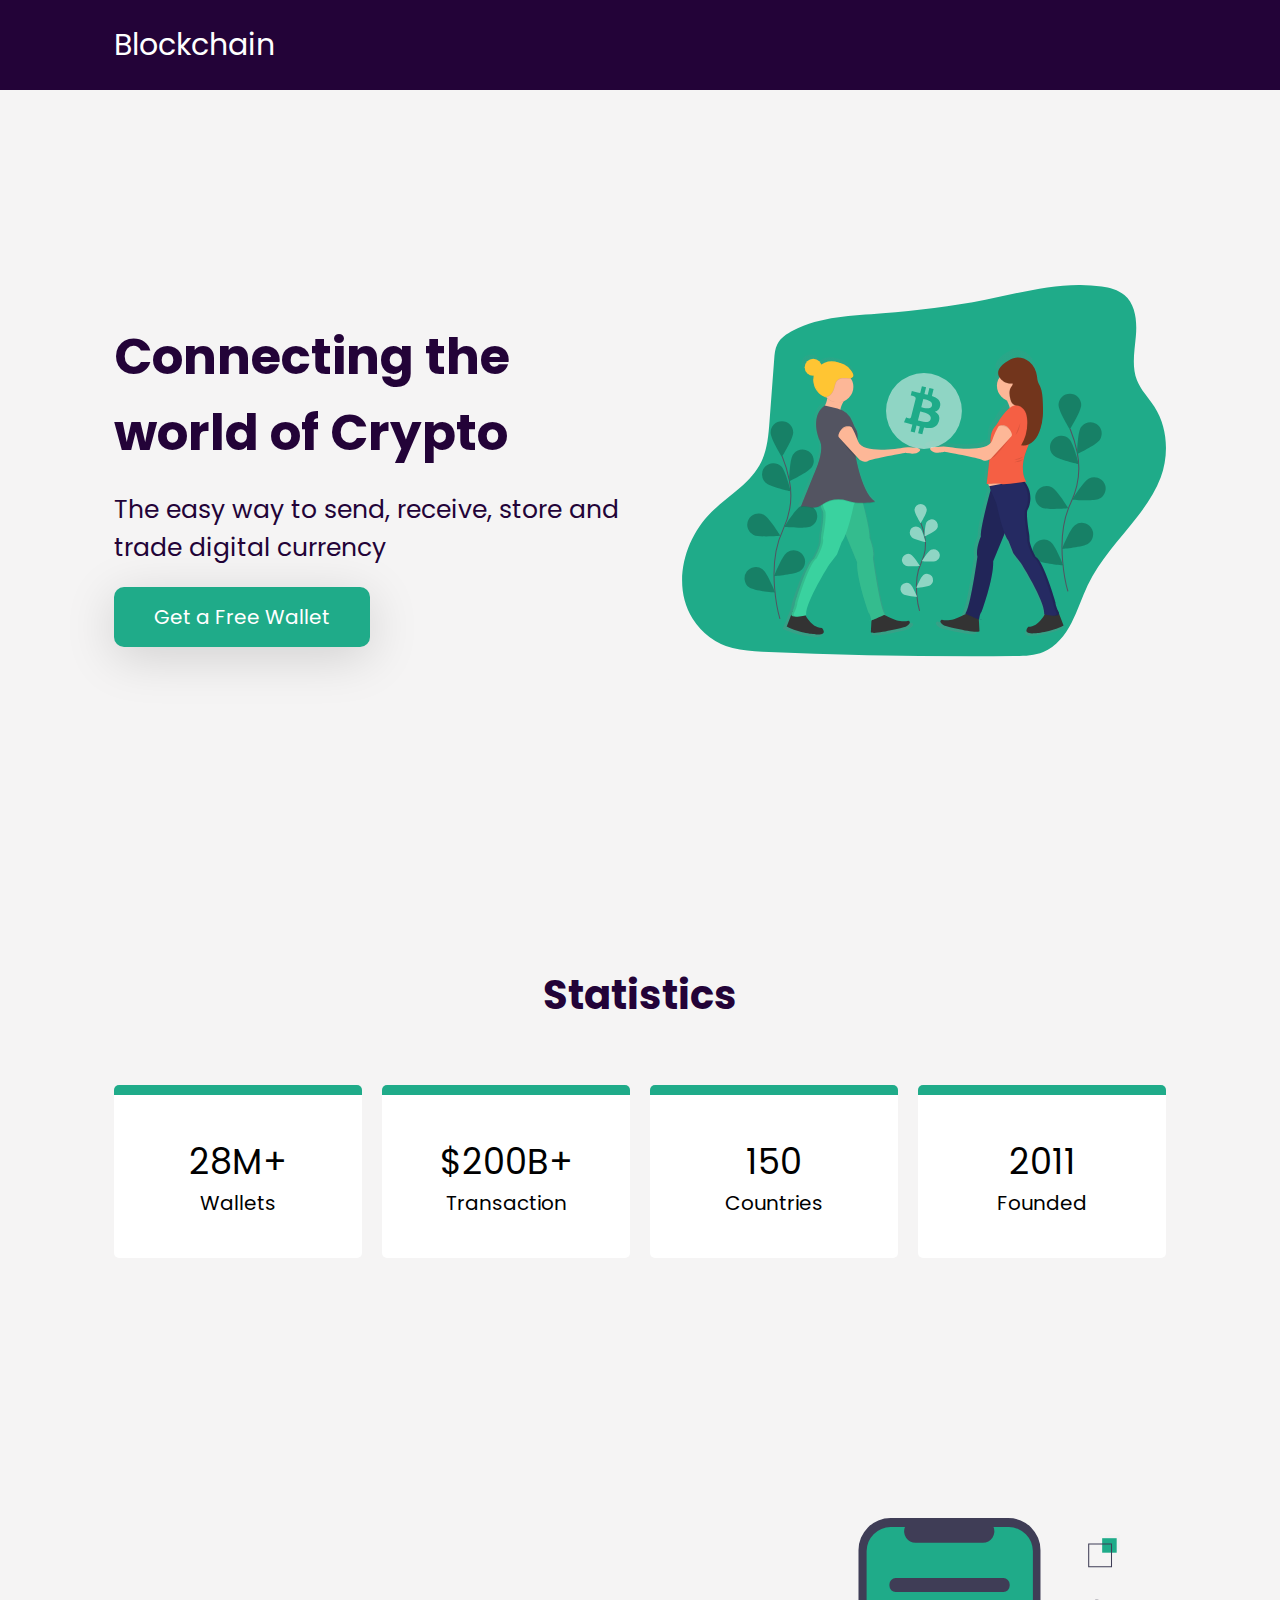
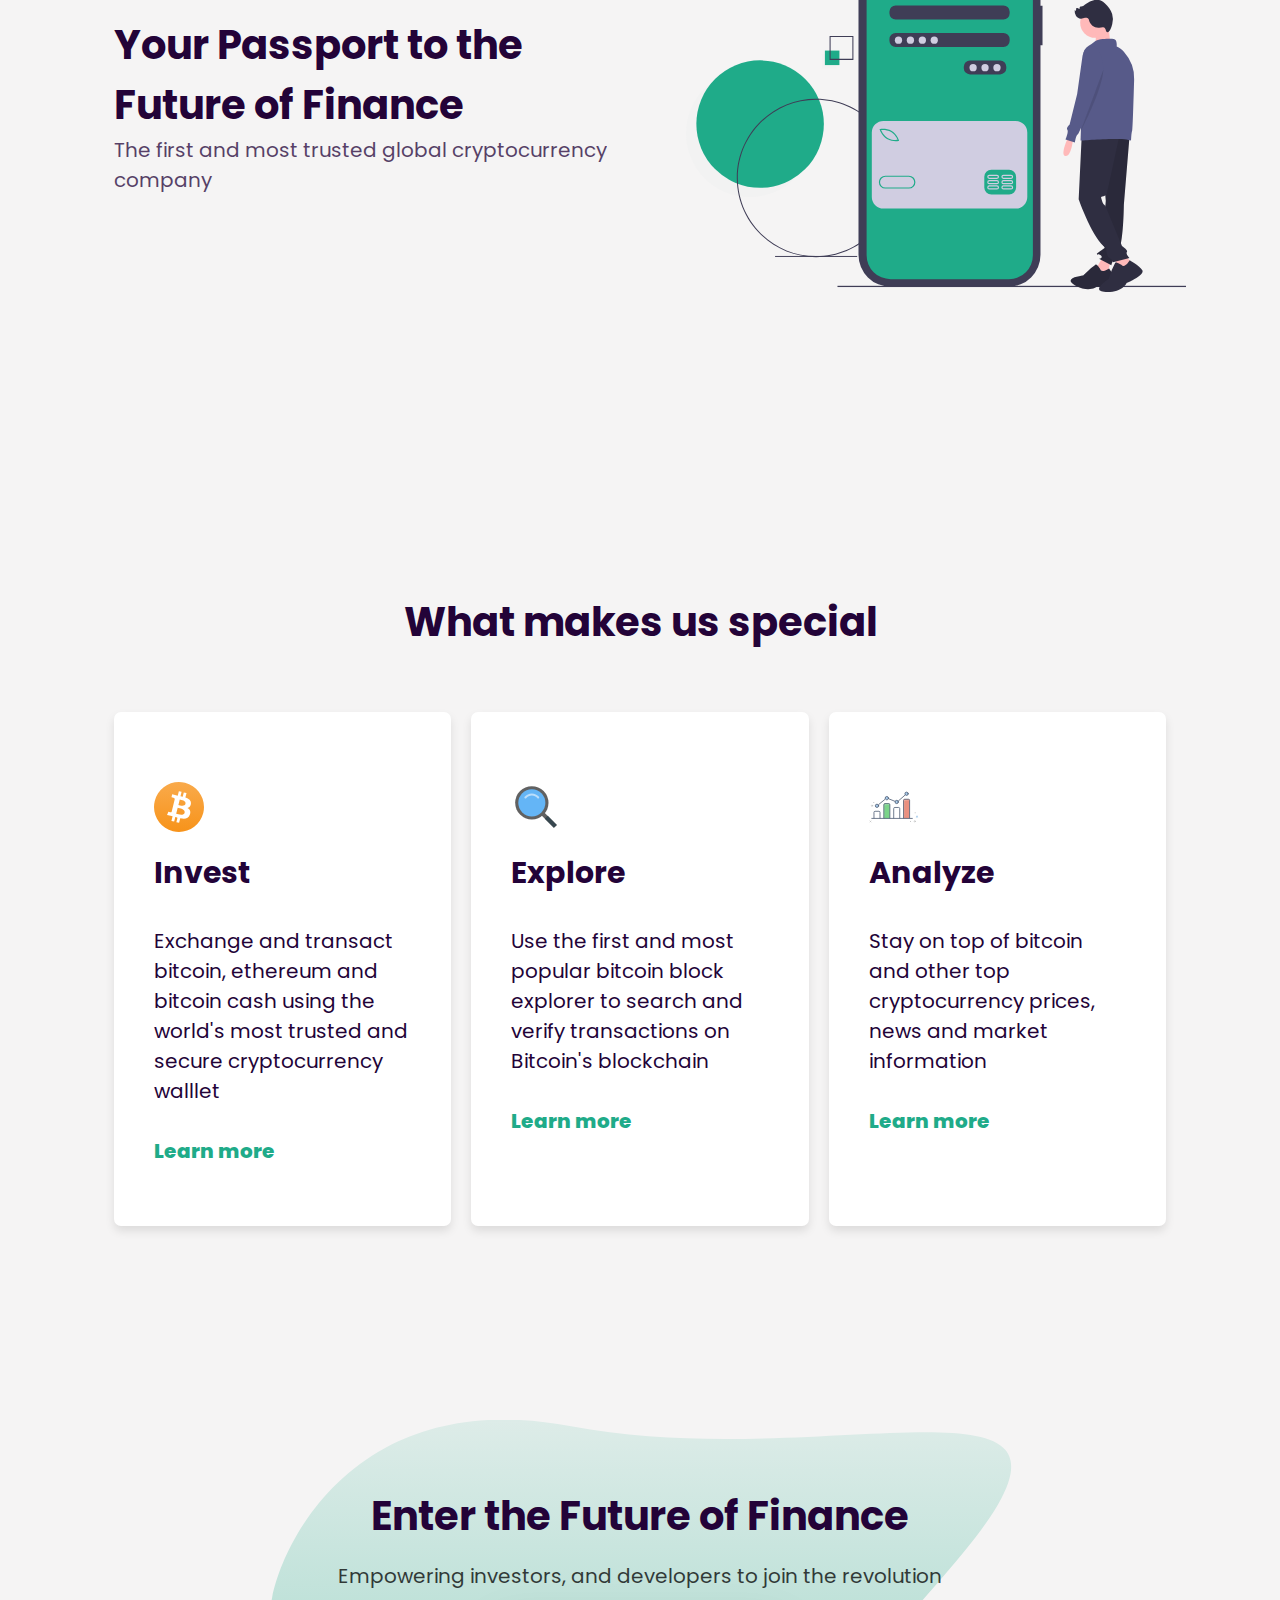
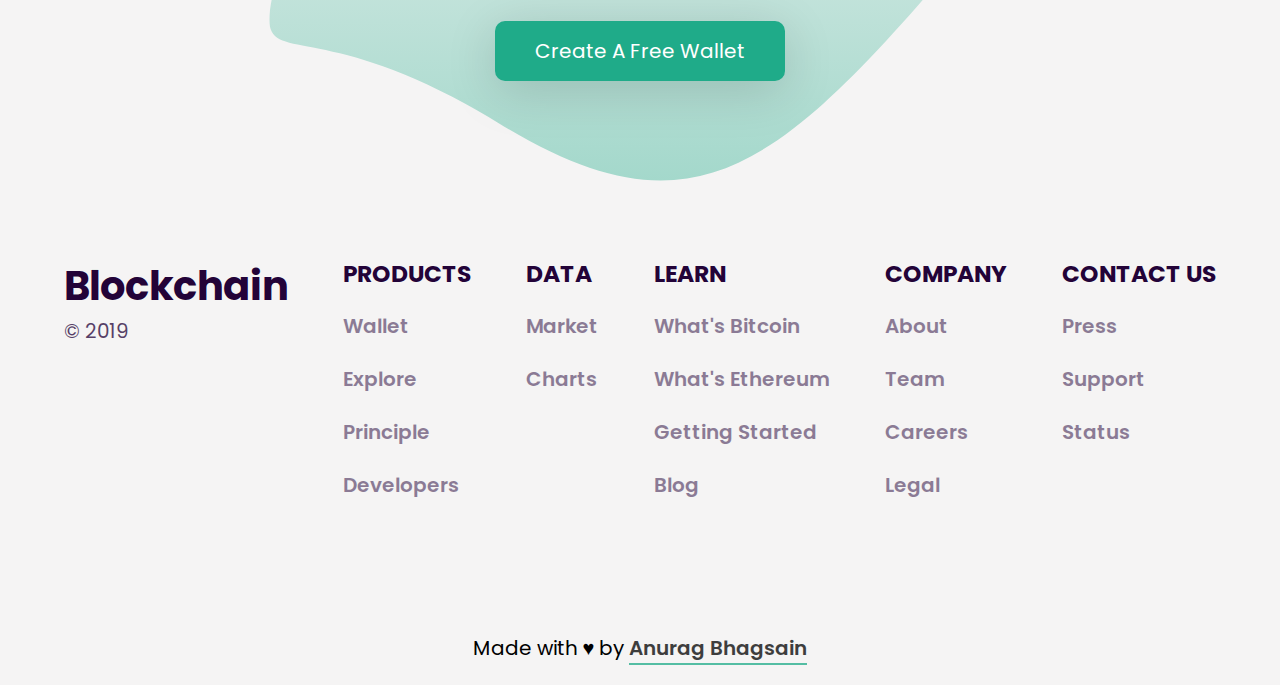
<file: index.html>
<!DOCTYPE html>
<html lang="en">

<head>
    <meta charset="UTF-8">
    <meta name="viewport" content="width=device-width, initial-scale=1.0">
    <meta http-equiv="X-UA-Compatible" content="ie=edge">
    <link rel="stylesheet" href="./styles.css">
    <link href="https://fonts.googleapis.com/css?family=Poppins:400,600&display=swap" rel="stylesheet">
    <link rel="icon" href="./assets/bitcoin.png" />

    <title>Blockchain Landing Page</title>
</head>

<body>
    <nav class="navbar navbar--center">
        <div class="navbar__container">

            <a href="/" class="navbar__brand">Blockchain</a>
        </div>
    </nav>
    <div class="container">

        <div class="hero-section utility--text-center">
            <div class="hero-section__content">
                <div class="hero--content-left">
                    <h1 class="heading"><span>Connecting</span> the world of Crypto</h2>
                        <span class="hero__subheading">The easy way to
                            send, receive, store and
                            trade digital
                            currency</span>
                        <p> <a href="#" class="button button--primary">Get a Free Wallet </a></p>
                </div>
                <div class="hero--content-right">

                    <div class="img-container">
                        <img src="./assets/hero.svg" class="section-2--img" alt="App">
                    </div>
                </div>
            </div>
        </div>
        <div class="stats utility--text-center utility__padding--sm">
            <h2 class="heading--2">Statistics</h2>
            <div class="stats__container">
                <div class="stat__box">
                    <h2>28M+</h2>
                    <span class="stat__box--small">Wallets</span>
                </div>
                <div class="stat__box">
                    <h2>$200B+</h2>
                    <span class="stat__box--small">Transaction</span>
                </div>
                <div class="stat__box">
                    <h2>150
                    </h2> <span class="stat__box--small">Countries</span>
                </div>
                <div class="stat__box">
                    <h2>2011
                    </h2> <span class="stat__box--small">Founded</span>
                </div>
            </div>
        </div>
        <div class="section--2 ">
            <div class="section-2-left">
                <h2 class="heading--2">
                    Your Passport to the Future of Finance
                </h2>
                <span class="subheading">The first and most trusted global cryptocurrency company</span>
            </div>
            <div class="section-2-right">
                <div class="img-container">
                    <img src="./assets/future.svg" class="section-2--img" alt="App">
                </div>

            </div>
        </div>
        <div class="utility__padding--xs text">
            <div class="utility--text-center">

                <h2 class="heading--2">What makes us special</h2>
            </div>
            <div class="section--3">

                <div class="card__content">
                    <div class="content">
                        <img src="./assets/bitcoin.svg" alt="bitcoin" class="content--icon">
                        <h3>Invest</h3>
                        <p class="content--desc">Exchange and transact bitcoin, ethereum and bitcoin cash using the
                            world's
                            most trusted and
                            secure cryptocurrency walllet</p>
                    </div>
                    <p class="card--cta">
                        <a href="#" class="card--link">Learn more</a>

                    </p>
                </div>
                <div class="card__content">

                    <div class="content">
                        <img src="./assets/explore.svg" alt="bitcoin" class="content--icon">

                        <h3>Explore</h3>
                        <p class="content--desc">Use the first and most popular bitcoin block explorer to search and
                            verify
                            transactions on
                            Bitcoin's blockchain</p>
                    </div>
                    <p class="card--cta">
                        <a href="#" class="card--link">Learn more</a>

                    </p>
                </div>
                <div class="card__content">
                    <div class="content">
                        <img src="./assets/analyze.svg" alt="bitcoin" class="content--icon">

                        <h3>Analyze</h3>
                        <p class="content--desc">Stay on top of bitcoin and other top cryptocurrency prices, news and
                            market
                            information</p>
                    </div>
                    <p class="card--cta">
                        <a href="#" class="card--link">Learn more</a>

                    </p>
                </div>
            </div>

        </div>
        <div class="section--4 utility--text-center">
            <h3 class="heading--2">Enter the Future of Finance

            </h3>
            <span class="utility__margin--y-1 subheading">Empowering investors, and developers to join
                the
                revolution</span>

            <p> <a href="#0" class="button button--primary utility__margin--y-1" onclick="return false">Create A Free
                    Wallet </a>
            </p>
        </div>
        <div class="footer ">
            <div class="footer__company-box inside">
                <h2 class="footer__heading">Blockchain</h2>
                <p class="subheading">&copy; 2019</p>
            </div>

            <div class="footer__nav">
                <h3>Products</h3>
                <ul>
                    <li class="footer__nav--list"><a href="" class="footer__nav--link">Wallet</a></li>
                    <li class="footer__nav--list"><a href="#" class="footer__nav--link">Explore</a></li>
                    <li class="footer__nav--list"><a href="#" class="footer__nav--link">Principle</a> </li>
                    <li class="footer__nav--list"><a href="#" class="footer__nav--link">Developers</a></li>
                </ul>
            </div>
            <div class="footer__nav">
                <h3>Data</h3>
                <ul>
                    <li class="footer__nav--list"><a href="#" class="footer__nav--link">Market</a></li>
                    <li class="footer__nav--list"><a href="#" class="footer__nav--link">Charts</a></li>
                </ul>
            </div>
            <div class="footer__nav">
                <h3>Learn</h3>
                <ul>
                    <li class="footer__nav--list"><a href="#" class="footer__nav--link">What's Bitcoin</a></li>
                    <li class="footer__nav--list"><a href="#" class="footer__nav--link">What's Ethereum</a></li>
                    <li class="footer__nav--list"><a href="#" class="footer__nav--link">Getting Started</a></li>
                    <li class="footer__nav--list"><a href="#" class="footer__nav--link">Blog</a></li>
                </ul>
            </div>
            <div class="footer__nav">
                <h3>Company</h3>
                <ul>
                    <li class="footer__nav--list"><a href="#" class="footer__nav--link">About</a></li>
                    <li class="footer__nav--list"><a href="#" class="footer__nav--link">Team</a></li>
                    <li class="footer__nav--list"><a href="#" class="footer__nav--link">Careers</a></li>
                    <li class="footer__nav--list"><a href="#" class="footer__nav--link">Legal</a></li>
                </ul>
            </div>
            <div class="footer__nav">
                <h3>Contact Us</h3>
                <ul>
                    <li class="footer__nav--list"><a href="#" class="footer__nav--link">Press</a></li>
                    <li class="footer__nav--list"><a href="#" class="footer__nav--link">Support</a></li>
                    <li class="footer__nav--list"><a href="#" class="footer__nav--link">Status</a></li>
                </ul>
            </div>
        </div>
        <div class="credits">
            Made with &hearts; by <a href="https://twitter.com/BhagsainAnurag" target="__blank"
                rel="noopener noreferrer" class="footer__nav--link">Anurag Bhagsain</a>

        </div>
    </div>
</body>

</html>
</file>
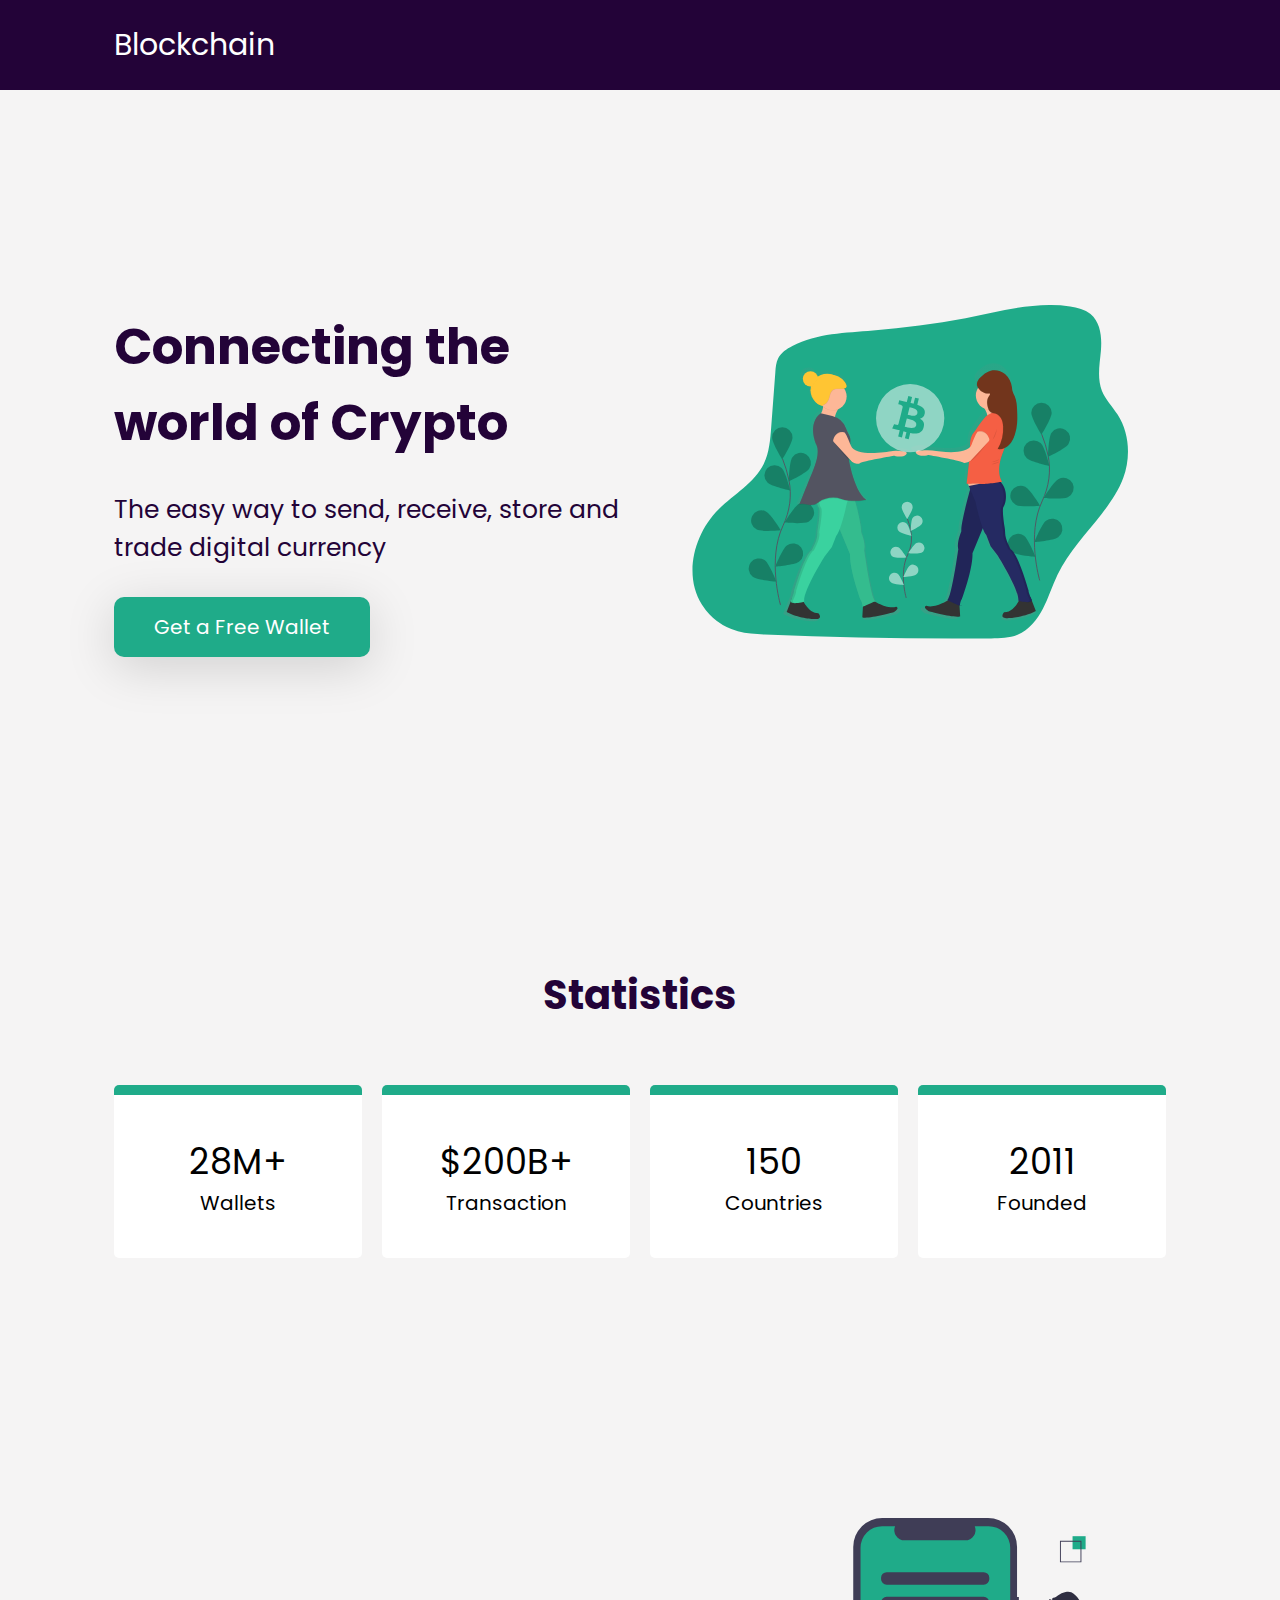
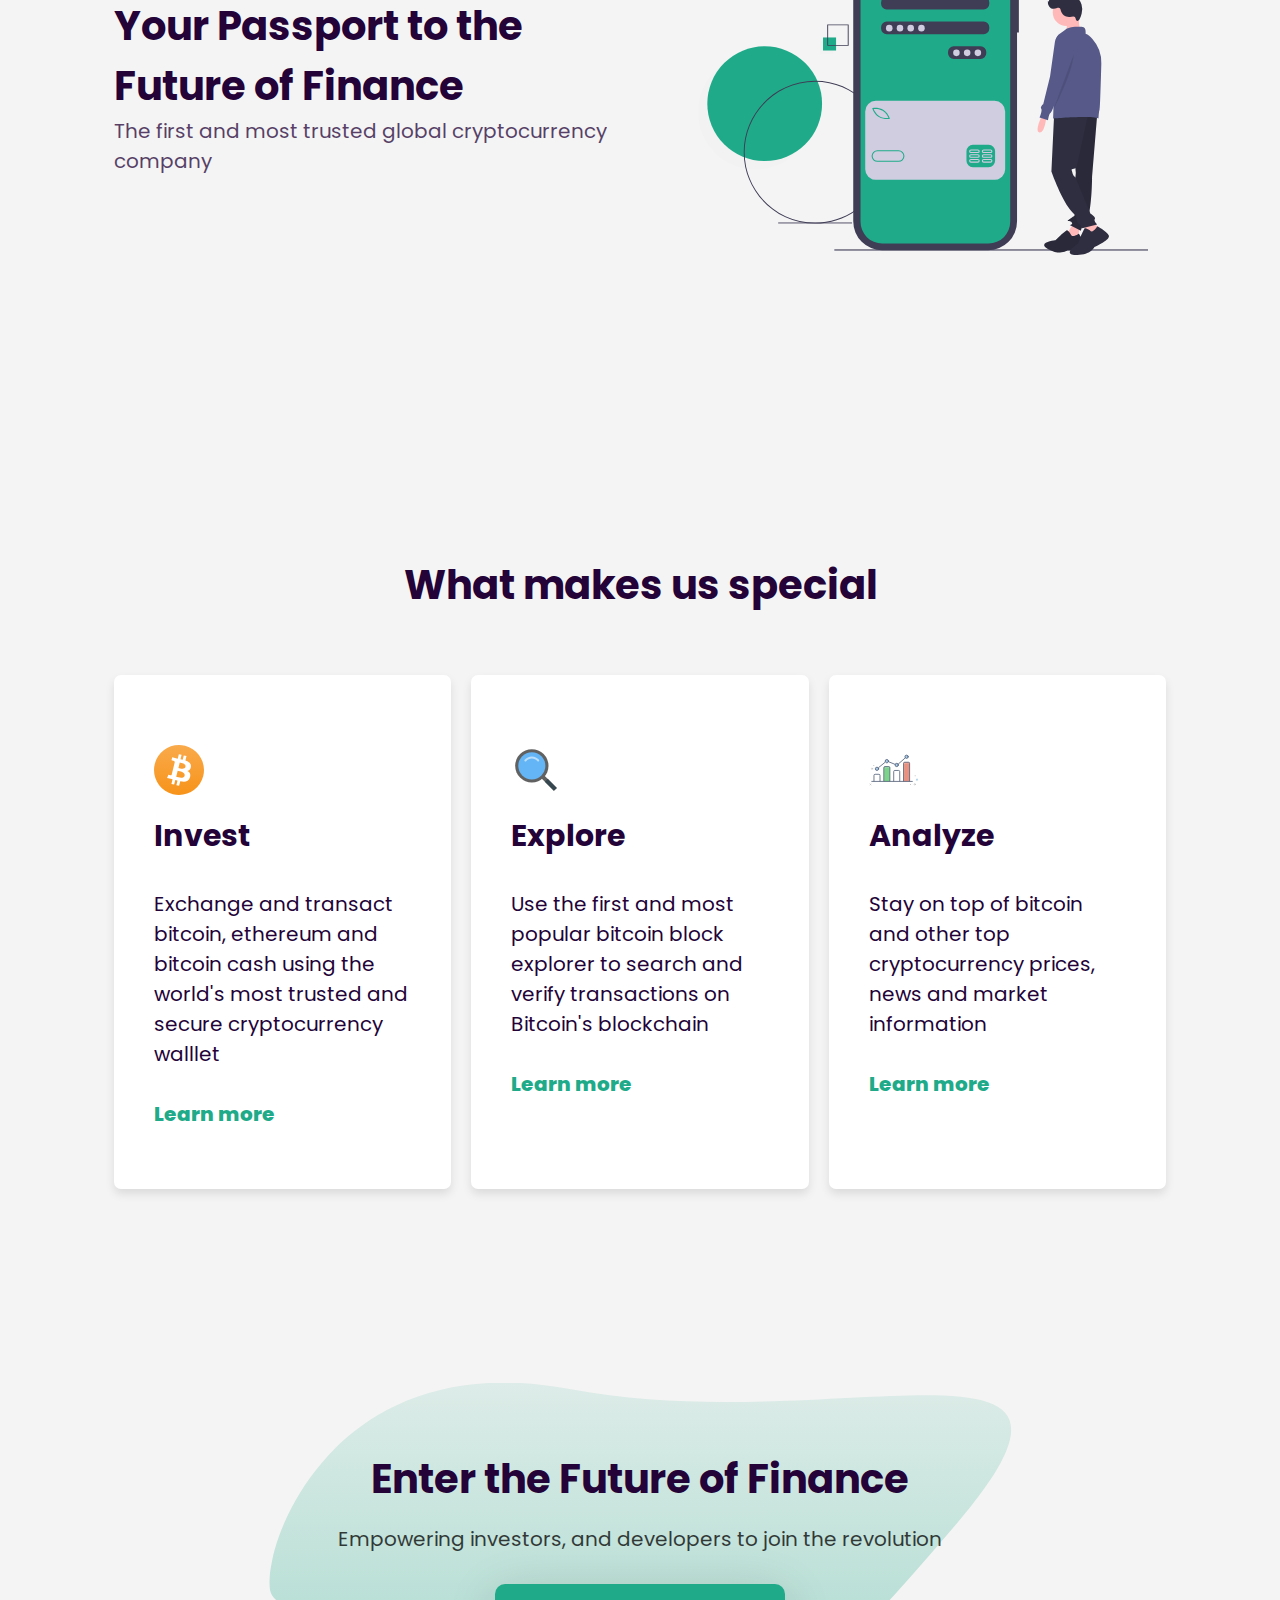
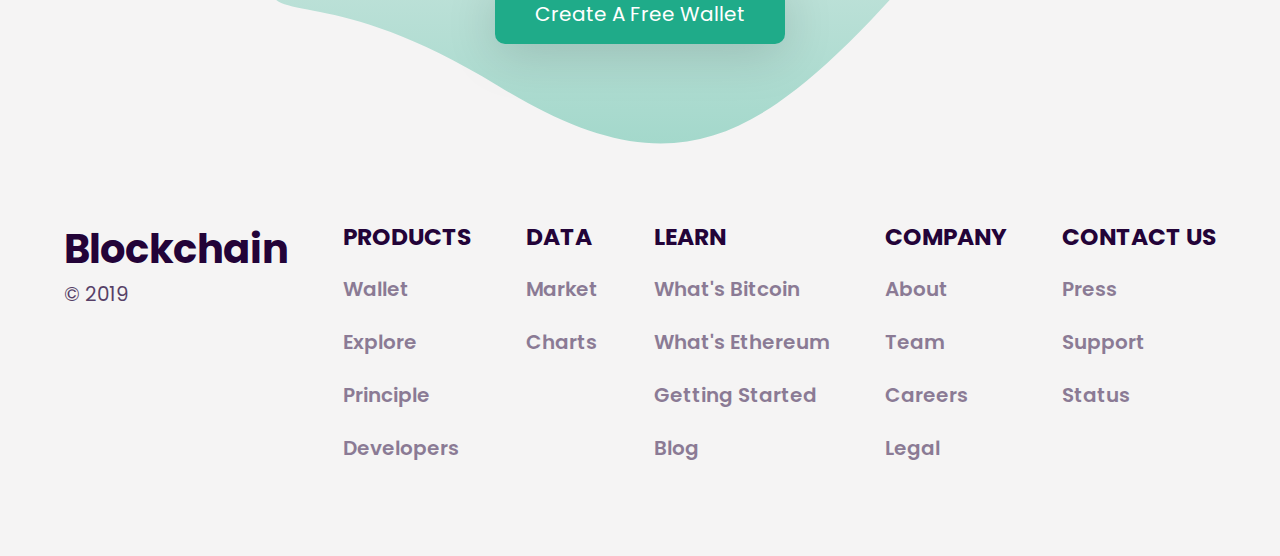
<file: ui/index.html>
<!DOCTYPE html>
<html lang="en">

<head>
    <meta charset="UTF-8">
    <meta name="viewport" content="width=device-width, initial-scale=1.0">
    <meta http-equiv="X-UA-Compatible" content="ie=edge">
    <link rel="stylesheet" href="./styles.css">
    <link href="https://fonts.googleapis.com/css?family=Poppins:400,600&display=swap" rel="stylesheet">
    <title>Blockchain Landing Page</title>
</head>

<body>
    <nav class="navbar navbar--center">
        <div class="navbar__container">

            <a href="/" class="navbar__brand">Blockchain</a>
        </div>
    </nav>
    <div class="container">

        <div class="hero-section utility--text-center">
            <div class="hero-section__content">
                <div class="hero--content-left">
                    <h1 class="heading"><span>Connecting</span> the world of Crypto</h2>
                        <span class="hero__subheading">The easy way to
                            send, receive, store and
                            trade digital
                            currency</span>
                        <p> <a href="#" class="button button--primary">Get a Free Wallet </a></p>
                </div>
                <div class="hero--content-right">

                    <div class="img-container">
                        <img src="./assets/hero.svg" class="section-2--img" alt="App">
                    </div>
                </div>
            </div>
        </div>
        <div class="stats utility--text-center utility__padding--sm">
            <h2 class="heading--2">Statistics</h2>
            <div class="stats__container">
                <div class="stat__box">
                    <h2 >28M+</h2>
                    <span class="stat__box--small">Wallets</span>
                </div>
                <div class="stat__box">
                    <h2 >$200B+</h2>
                    <span class="stat__box--small">Transaction</span>
                </div>
                <div class="stat__box">
                    <h2 >150
</h2>                    <span class="stat__box--small">Countries</span>
                </div>
                <div class="stat__box">
                    <h2 >2011
</h2>                    <span class="stat__box--small">Founded</span>
                </div>
            </div>
        </div>
        <div class="section--2 ">
            <div class="section-2-left">
                <h2 class="heading--2">
                    Your Passport to the Future of Finance
                </h2>
                <span class="subheading">The first and most trusted global cryptocurrency company</span>
            </div>
            <div class="section-2-right">
                <div class="img-container">
                    <img src="./assets/future.svg" class="section-2--img" alt="App">
                </div>

            </div>
        </div>
        <div class="utility__padding--xs text">
            <div class="utility--text-center">

                <h2 class="heading--2">What makes us special</h2>
            </div>
            <div class="section--3">

                <div class="card__content">
                    <div class="content">
                        <img src="./assets/bitcoin.svg" alt="bitcoin" class="content--icon">
                        <h3>Invest</h3>
                        <p class="content--desc">Exchange and transact bitcoin, ethereum and bitcoin cash using the
                            world's
                            most trusted and
                            secure cryptocurrency walllet</p>
                    </div>
                    <p class="card--cta">
                        <a href="#" class="card--link">Learn more</a>

                    </p>
                </div>
                <div class="card__content">

                    <div class="content">
                        <img src="./assets/explore.svg" alt="bitcoin" class="content--icon">

                        <h3>Explore</h3>
                        <p class="content--desc">Use the first and most popular bitcoin block explorer to search and
                            verify
                            transactions on
                            Bitcoin's blockchain</p>
                    </div>
                    <p class="card--cta">
                        <a href="#" class="card--link">Learn more</a>

                    </p>
                </div>
                <div class="card__content">
                    <div class="content">
                        <img src="./assets/analyze.svg" alt="bitcoin" class="content--icon">

                        <h3>Analyze</h3>
                        <p class="content--desc">Stay on top of bitcoin and other top cryptocurrency prices, news and
                            market
                            information</p>
                    </div>
                    <p class="card--cta">
                        <a href="#" class="card--link">Learn more</a>

                    </p>
                </div>
            </div>

        </div>
        <div class="section--4 utility--text-center">
            <h3 class="heading--2">Enter the Future of Finance

            </h3>
            <span class="utility__margin--y-1 subheading">Empowering investors, and developers to join
                the
                revolution</span>

            <p> <a href="#" class="button button--primary utility__margin--y-1">Create A Free Wallet </a></p>
        </div>
        <div class="footer ">
            <div class="footer__company-box inside">
                <h2 class="footer__heading">Blockchain</h2>
                <p class="subheading">&copy; 2019</p>
            </div>

            <div class="footer__nav">
                <h3>Products</h3>
                <ul>
                    <li class="footer__nav--list"><a href="" class="footer__nav--link">Wallet</a></li>
                    <li class="footer__nav--list"><a href="#" class="footer__nav--link">Explore</a></li>
                    <li class="footer__nav--list"><a href="#" class="footer__nav--link">Principle</a> </li>
                    <li class="footer__nav--list"><a href="#" class="footer__nav--link">Developers</a></li>
                </ul>
            </div>
            <div class="footer__nav">
                <h3>Data</h3>
                <ul>
                    <li class="footer__nav--list"><a href="#" class="footer__nav--link">Market</a></li>
                    <li class="footer__nav--list"><a href="#" class="footer__nav--link">Charts</a></li>
                </ul>
            </div>
            <div class="footer__nav">
                <h3>Learn</h3>
                <ul>
                    <li class="footer__nav--list"><a href="#" class="footer__nav--link">What's Bitcoin</a></li>
                    <li class="footer__nav--list"><a href="#" class="footer__nav--link">What's Ethereum</a></li>
                    <li class="footer__nav--list"><a href="#" class="footer__nav--link">Getting Started</a></li>
                    <li class="footer__nav--list"><a href="#" class="footer__nav--link">Blog</a></li>
                </ul>
            </div>
            <div class="footer__nav">
                <h3>Company</h3>
                <ul>
                    <li class="footer__nav--list"><a href="#" class="footer__nav--link">About</a></li>
                    <li class="footer__nav--list"><a href="#" class="footer__nav--link">Team</a></li>
                    <li class="footer__nav--list"><a href="#" class="footer__nav--link">Careers</a></li>
                    <li class="footer__nav--list"><a href="#" class="footer__nav--link">Legal</a></li>
                </ul>
            </div>
            <div class="footer__nav">
                <h3>Contact Us</h3>
                <ul>
                    <li class="footer__nav--list"><a href="#" class="footer__nav--link">Press</a></li>
                    <li class="footer__nav--list"><a href="#" class="footer__nav--link">Support</a></li>
                    <li class="footer__nav--list"><a href="#" class="footer__nav--link">Status</a></li>
                </ul>
            </div>
        </div>
    </div>
</body>

</html>
</file>
<file: styles.css>
:root {
  --background-color: #f5f4f4;
  /* --primary-color: #3e64ff; */
  --primary-color: #1fab89;
  --secondary-color: #230338;
  --padding-section: 6rem;
  --padding-large: 30rem;
  --padding-medium: 20rem;
  --padding-small: 10rem;
  --padding-xs: 5rem;
  --margin-xxs: 3rem;
  --margin-xs: 8rem;
  --h1: 5rem;
  --h2: 4rem;
  --h3: 3rem;
  --grid-gap: 2rem;
  --h1-large: 6rem;
  --h2-large: 5rem;
  --h3-large: 4rem;
}

::-moz-selection {
  /* Code for Firefox */
  color: var(--primary-color);
  background: var(--secondary-color);
}

::selection {
  color: var(--primary-color);
  background: var(--secondary-color);
}

*,
*::before,
*::after {
  margin: 0;
  padding: 0;
  -webkit-box-sizing: inherit;
          box-sizing: inherit;
}

html {
  font-size: 62.5%;
}

@media screen and (max-width: 1200px) {
  html {
    font-size: 56.25%;
  }
}

@media screen and (max-width: 900px) {
  html {
    font-size: 50%;
  }
}

@media screen and (max-width: 600px) {
  html {
    font-size: 37.5%;
  }
}

body {
  -webkit-box-sizing: border-box;
          box-sizing: border-box;
  /* background: #333; */
  background: var(--background-color);
  font-family: "Poppins", sans-serif;
}

.navbar {
  background: var(--secondary-color);
  position: absolute;
  height: 10vh;
  color: var(--primary-color);
  top: 0;
  left: 0;
  width: 100%;
  display: -webkit-box;
  display: -ms-flexbox;
  display: flex;
  -webkit-box-pack: start;
      -ms-flex-pack: start;
          justify-content: start;
  -webkit-box-align: center;
      -ms-flex-align: center;
          align-items: center;
}

.navbar__brand:link, .navbar__brand:visited {
  color: white;
  text-decoration: none;
  display: block;
  font-size: 3rem;
  -ms-flex-item-align: start;
      align-self: flex-start;
  display: block;
}

@media screen and (max-width: 900px) {
  .navbar__brand:link, .navbar__brand:visited {
    font-size: 4rem;
  }
}

@media screen and (max-width: 900px) {
  .navbar--center {
    text-align: center;
  }
}

.navbar__container {
  max-width: 90%;
  margin: 0 auto;
  width: 100%;
  padding: 0 5rem;
}

.container {
  max-width: 90%;
  margin: 0 auto;
}

.hero-section {
  padding: 15rem 5rem;
  height: 85vh;
  margin-top: 10rem;
  /* height: 100%; */
}

@media screen and (max-width: 900px) {
  .hero-section {
    height: 75vh;
    padding: 10rem 1rem;
  }
}

.hero-section__content {
  display: -webkit-box;
  display: -ms-flexbox;
  display: flex;
  height: 100%;
  -webkit-box-align: center;
      -ms-flex-align: center;
          align-items: center;
  -webkit-box-pack: justify;
      -ms-flex-pack: justify;
          justify-content: space-between;
}

.hero--content-left {
  width: 50%;
  -webkit-box-flex: 1;
      -ms-flex: 1;
          flex: 1;
  display: -webkit-box;
  display: -ms-flexbox;
  display: flex;
  -webkit-box-orient: vertical;
  -webkit-box-direction: normal;
      -ms-flex-direction: column;
          flex-direction: column;
  text-align: start;
}

@media screen and (max-width: 900px) {
  .hero--content-left {
    text-align: center;
  }
}

.hero--content-left .heading {
  font-size: var(--h1);
}

@media screen and (max-width: 900px) {
  .hero--content-left .heading {
    font-size: var(--h1);
  }
}

@media screen and (min-width: 1800px) {
  .hero--content-left .heading {
    font-size: var(--h1-large);
  }
}

.hero__subheading {
  font-size: 2.5rem;
  color: var(--secondary-color);
  margin: 2rem 0;
}

@media screen and (min-width: 1800px) {
  .hero__subheading {
    font-size: 3rem;
  }
}

.hero--content-left h2 span {
  font-weight: 600;
}

.hero--content-right {
  -webkit-box-flex: 1;
      -ms-flex: 1;
          flex: 1;
  /* border: 2px solid blue; */
}

@media screen and (max-width: 900px) {
  .hero--content-right {
    display: block;
  }
}

@media screen and (max-width: 900px) {
  .hero--content-right {
    display: none !important;
  }
}

.hero--content-right {
  height: 80%;
  display: -webkit-box;
  display: -ms-flexbox;
  display: flex;
  -webkit-box-pack: center;
      -ms-flex-pack: center;
          justify-content: center;
}

.card__container {
  height: 100%;
  width: 60%;
}

.card__content {
  padding: 3rem 0rem;
  background: white;
  -webkit-box-shadow: 0rem 0.5rem 1rem rgba(0, 0, 0, 0.1);
          box-shadow: 0rem 0.5rem 1rem rgba(0, 0, 0, 0.1);
  color: #a8a8a8;
  font-size: 2rem;
  border-radius: 0.7rem;
  -ms-flex-item-align: center;
      -ms-grid-row-align: center;
      align-self: center;
  -webkit-transition: -webkit-transform 0.3s;
  transition: -webkit-transform 0.3s;
  transition: transform 0.3s;
  transition: transform 0.3s, -webkit-transform 0.3s;
}

@media screen and (min-width: 1800px) {
  .card__content {
    font-size: 2.5rem;
  }
}

.card__content:hover {
  -webkit-box-shadow: 0rem 1rem 1rem rgba(0, 0, 0, 0.1);
          box-shadow: 0rem 1rem 1rem rgba(0, 0, 0, 0.1);
  -webkit-transform: translateY(-0.4rem);
          transform: translateY(-0.4rem);
  color: #333;
  /* animation: hovering .1 ease-out infinite; */
}

.card__content:not(:last-child) {
  margin-bottom: 2rem;
}

.card {
  display: -webkit-box;
  display: -ms-flexbox;
  display: flex;
  padding: 0 3rem;
}

.card__left {
  -webkit-box-flex: 1;
      -ms-flex: 1;
          flex: 1;
  /* padding-right: 15rem; */
}

.card__left::before {
  content: "\21be";
  color: var(--primary-color);
}

.content--desc {
  margin: var(--margin-xxs) 0;
}

.card--link {
  text-decoration: none;
  color: var(--primary-color);
  font-weight: 800;
  -webkit-transition: all 0.2s;
  transition: all 0.2s;
}

.content--icon {
  width: 5rem;
  margin: 1rem 0;
}

.card--link:hover {
  border-bottom: 2px solid var(--primary-color);
}

/* Stats Block Classes */
.stats {
  padding: 2rem var(--padding-xs);
}

@media screen and (max-width: 600px) {
  .stats {
    padding: 0;
  }
}

.stats__container {
  /* border: 2px solid blue; */
  padding: var(--padding-section) 0;
  display: -ms-grid;
  display: grid;
  font-size: 4rem;
  -ms-grid-rows: 1;
      grid-template-rows: 1;
  -ms-grid-columns: (1fr)[4];
      grid-template-columns: repeat(4, 1fr);
  grid-gap: 2rem;
  -webkit-box-pack: center;
      -ms-flex-pack: center;
          justify-content: center;
  text-align: center;
}

@media screen and (max-width: 900px) {
  .stats__container {
    grid-gap: 6rem;
    -ms-grid-columns: (1fr)[2];
        grid-template-columns: repeat(2, 1fr);
  }
}

@media screen and (max-width: 600px) {
  .stats__container {
    -ms-grid-columns: (1fr)[1];
        grid-template-columns: repeat(1, 1fr);
  }
}

.stat__box {
  background: white;
  padding: 4rem 5rem;
  border-radius: 5px;
  -webkit-transition: all 0.3s;
  transition: all 0.3s;
  border-top: 10px solid var(--primary-color);
}

.stat__box h2 {
  font-weight: normal;
  font-size: 3.5rem;
}

@media screen and (min-width: 900px) {
  .stat__box:hover {
    -webkit-transform: translateY(-1rem) scale(1.05, 1.06);
            transform: translateY(-1rem) scale(1.05, 1.06);
    -webkit-box-shadow: 1rem 2rem 4rem rgba(0, 0, 0, 0.1);
            box-shadow: 1rem 2rem 4rem rgba(0, 0, 0, 0.1);
    cursor: pointer;
  }
  .stat__box:active {
    -webkit-transform: translateY(0rem);
            transform: translateY(0rem);
    -webkit-box-shadow: 0.5rem 1rem 2rem rgba(0, 0, 0, 0.1);
            box-shadow: 0.5rem 1rem 2rem rgba(0, 0, 0, 0.1);
    cursor: pointer;
  }
}

.stat__box .stat__box--small {
  font-size: 2rem;
  display: block;
}

/* Section classes */
.section--2 {
  color: var(--secondary-color);
  padding: var(--padding-small) var(--padding-xs);
  grid-gap: var(--grid-gap);
  -ms-grid-columns: 50% 50%;
      grid-template-columns: 50% 50%;
  display: -ms-grid;
  display: grid;
  -webkit-box-align: center;
      -ms-flex-align: center;
          align-items: center;
  text-align: start;
}

@media screen and (max-width: 900px) {
  .section--2 {
    -ms-grid-columns: (1fr)[1];
        grid-template-columns: repeat(1, 1fr);
    padding: 0 2rem;
    text-align: center;
  }
}

.img-container {
  display: -webkit-box;
  display: -ms-flexbox;
  display: flex;
  -webkit-box-pack: end;
      -ms-flex-pack: end;
          justify-content: flex-end;
  -webkit-box-align: center;
      -ms-flex-align: center;
          align-items: center;
  width: 100%;
}

.section-2-left {
  margin: 5rem 0;
}

.section-2--img {
  /* border: 2px solid blue; */
  width: 50rem;
  -o-object-fit: contain;
     object-fit: contain;
}

@media screen and (min-width: 1800px) {
  .section-2--img {
    width: 60rem;
  }
}

@media screen and (max-width: 900px) {
  .section-2--img {
    max-width: 50rem;
  }
}

@media screen and (max-width: 600px) {
  .section-2--img {
    max-width: 70rem;
    width: 100%;
  }
}

.section--3 {
  /* border: 2px solid orange; */
  display: -ms-grid;
  display: grid;
  -ms-grid-columns: (1fr)[3];
      grid-template-columns: repeat(3, 1fr);
  grid-gap: var(--grid-gap);
  /* border: 2px solid blue; */
  padding: var(--padding-section) 0;
}

@media screen and (max-width: 900px) {
  .section--3 {
    -ms-grid-columns: (1fr)[1];
        grid-template-columns: repeat(1, 1fr);
  }
}

.section--3 .card__content {
  color: var(--secondary-color);
  padding: 6rem 4rem;
  height: 100%;
  margin-bottom: 0;
}

.section--3 .card__content h3 {
  font-size: var(--h3);
}

@media screen and (min-width: 1800px) {
  .section--3 .card__content h3 {
    font-size: var(--h3-large);
  }
}

.section--4 {
  position: relative;
  z-index: 5000;
  padding-bottom: 12rem;
  padding-right: 5rem;
  padding-left: 5rem;
}

.section--4:before {
  content: "";
  display: block;
  position: absolute;
  height: 100%;
  width: 100%;
  top: -50px;
  left: 0;
  z-index: -100;
  -webkit-transform: scale(1.1);
          transform: scale(1.1);
  background-image: url("./assets/phone_vector_svg.svg") !important;
  background-position: center;
  background-repeat: no-repeat;
  background-size: contain;
}

@media screen and (max-width: 900px) {
  .inside {
    display: none;
  }
}

.footer {
  /* display: grid; */
  display: -webkit-box;
  display: -ms-flexbox;
  display: flex;
  /* border: 2px solid #42b883; */
  padding: 4rem 0;
  margin-bottom: 5rem;
  color: var(--secondary-color);
  /* grid-gap: var(--grid-gap); */
  /* grid-template-columns: 1.5fr repeat(5, 1fr); */
  -webkit-box-pack: justify;
      -ms-flex-pack: justify;
          justify-content: space-between;
  /* border: 2px solid blue; */
}

@media screen and (max-width: 900px) {
  .footer {
    display: -ms-grid;
    display: grid;
    -ms-grid-columns: 1fr 1fr 1fr;
        grid-template-columns: 1fr 1fr 1fr;
    grid-gap: 2rem;
  }
}

.footer__company-box {
  -webkit-box-align: end;
      -ms-flex-align: end;
          align-items: flex-end;
}

.footer div {
  /* border: 2px solid red; */
}

.footer__heading {
  font-size: 4rem;
}

.footer__nav {
  font-size: 2rem;
}

.footer__nav h3 {
  text-transform: uppercase;
}

.footer ul {
  list-style: none;
}

.footer__nav--link:active,
.footer__nav--link:link,
.footer__nav--link:visited {
  color: inherit;
  text-decoration: none;
  font-weight: 600;
  opacity: 0.5;
  display: inline-block;
  -webkit-transition: all 0.2s;
  transition: all 0.2s;
  margin-top: 2rem;
  border-bottom: 3px solid transparent;
}

.footer__nav--link:hover {
  opacity: 1;
  border-bottom: 2.5px solid var(--primary-color);
}

/* Components */
.heading,
.heading--2 {
  font-size: var(--h2);
  color: var(--secondary-color);
}

@media screen and (min-width: 1800px) {
  .heading,
  .heading--2 {
    font-size: var(--h2-large);
  }
}

.button,
.button:visited,
.button:link {
  border: none;
  text-decoration: none;
  padding: 1.5rem 3.5rem;
  background: #333;
  color: white;
  font-size: 2rem;
  display: inline-block;
  width: auto;
  /* width: 50%; */
  -webkit-box-shadow: 0rem 1rem 5rem rgba(0, 0, 0, 0.15);
          box-shadow: 0rem 1rem 5rem rgba(0, 0, 0, 0.15);
  -webkit-transition: background 0.2s;
  transition: background 0.2s;
  border-radius: 1rem;
}

@media only screen and (min-width: 75em) and (max-width: 120em) {
  .button,
  .button:visited,
  .button:link {
    padding: 1.5rem 4rem;
  }
}

@media screen and (min-width: 1800px) {
  .button,
  .button:visited,
  .button:link {
    padding: 1.5rem 5rem;
  }
}

.button:active {
  /* opacity: .9; */
  opacity: 1;
}

.button--primary:link,
.button--primary:visited {
  background: var(--primary-color);
}

@media screen and (max-width: 900px) {
  .button--primary:link,
  .button--primary:visited {
    font-size: 2.5rem;
  }
}

@media screen and (min-width: 1800px) {
  .button--primary:link,
  .button--primary:visited {
    font-size: 3rem;
  }
}

.button--primary:hover {
  /* opacity: 0.8; */
  background: var(--secondary-color);
}

.button--primary:active {
  /* opacity: 0.8; */
  -webkit-box-shadow: 0rem 1rem 2rem rgba(0, 0, 0, 0.1);
          box-shadow: 0rem 1rem 2rem rgba(0, 0, 0, 0.1);
}

.subheading {
  font-size: 2rem;
  opacity: 0.75;
  display: block;
}

@media screen and (min-width: 1800px) {
  .subheading {
    font-size: 3rem;
  }
}

/* Utility classes */
.utility__padding {
  padding: var(--padding-medium) var(--padding-xs);
}

.utility__padding--sm {
  padding: var(--padding-small) var(--padding-xs);
}

.utility__padding--xs {
  padding: var(--padding-medium) var(--padding-xs);
}

.utility--text-center {
  text-align: center;
}

.utility__margin--y-1 {
  margin: 1.5rem 0;
}

.credits {
  padding: 2rem;
  font-size: 2rem;
  text-align: center;
}

.credits .footer__nav--link {
  border-bottom: 2.5px solid var(--primary-color);
  opacity: 0.75;
}

.credits .footer__nav--link:hover {
  opacity: 1;
}

/* Animations */
@-webkit-keyframes hovering {
  0% {
    -webkit-transform: translateY(-50rem);
            transform: translateY(-50rem);
  }
  100% {
    -webkit-transform: translateY(0rem);
            transform: translateY(0rem);
  }
}
@keyframes hovering {
  0% {
    -webkit-transform: translateY(-50rem);
            transform: translateY(-50rem);
  }
  100% {
    -webkit-transform: translateY(0rem);
            transform: translateY(0rem);
  }
}
/*# sourceMappingURL=styles.css.map */
</file>
<file: ui/styles.css>
:root {
  --background-color: #f5f4f4;
  /* --primary-color: #3e64ff; */
  --primary-color: #1fab89;
  --secondary-color: #230338;
  --padding-section: 6rem;
  --padding-large: 30rem;
  --padding-medium: 20rem;
  --padding-small: 10rem;
  --padding-xs: 5rem;
  --margin-xxs: 3rem;
  --margin-xs: 8rem;
  --h1: 5rem;
  --h2: 4rem;
  --h3: 3rem;
  --grid-gap: 2rem;
  --h1-large: 6rem;
  --h2-large: 5rem;
  --h3-large: 4rem;
}

::-moz-selection {
  /* Code for Firefox */
  color: var(--primary-color);
  background: var(--secondary-color);
}

::selection {
  color: var(--primary-color);
  background: var(--secondary-color);
}

*,
*::before,
*::after {
  margin: 0;
  padding: 0;
  -webkit-box-sizing: inherit;
          box-sizing: inherit;
}

html {
  font-size: 62.5%;
}

@media screen and (max-width: 1200px) {
  html {
    font-size: 56.25%;
  }
}

@media screen and (max-width: 900px) {
  html {
    font-size: 50%;
  }
}

@media screen and (max-width: 600px) {
  html {
    font-size: 37.5%;
  }
}

body {
  -webkit-box-sizing: border-box;
          box-sizing: border-box;
  /* background: #333; */
  background: var(--background-color);
  font-family: "Poppins", sans-serif;
}

.navbar {
  background: var(--secondary-color);
  position: absolute;
  height: 10vh;
  color: var(--primary-color);
  top: 0;
  left: 0;
  width: 100%;
  display: -webkit-box;
  display: -ms-flexbox;
  display: flex;
  -webkit-box-pack: start;
      -ms-flex-pack: start;
          justify-content: start;
  -webkit-box-align: center;
      -ms-flex-align: center;
          align-items: center;
}

.navbar__brand:link, .navbar__brand:visited {
  color: white;
  text-decoration: none;
  display: block;
  font-size: 3rem;
  -ms-flex-item-align: start;
      align-self: flex-start;
  display: block;
}

@media screen and (max-width: 900px) {
  .navbar__brand:link, .navbar__brand:visited {
    font-size: 4rem;
  }
}

@media screen and (max-width: 900px) {
  .navbar--center {
    text-align: center;
  }
}

.navbar__container {
  max-width: 90%;
  margin: 0 auto;
  width: 100%;
  padding: 0 5rem;
}

.container {
  max-width: 90%;
  margin: 0 auto;
}

.hero-section {
  padding: 15rem 5rem;
  height: 85vh;
  margin-top: 10rem;
  /* height: 100%; */
}

@media screen and (max-width: 900px) {
  .hero-section {
    height: 75vh;
    padding: 10rem 1rem;
  }
}

.hero-section__content {
  display: -webkit-box;
  display: -ms-flexbox;
  display: flex;
  height: 100%;
  -webkit-box-align: center;
      -ms-flex-align: center;
          align-items: center;
  -webkit-box-pack: justify;
      -ms-flex-pack: justify;
          justify-content: space-between;
}

.hero--content-left {
  width: 50%;
  -webkit-box-flex: 1;
      -ms-flex: 1;
          flex: 1;
  display: -webkit-box;
  display: -ms-flexbox;
  display: flex;
  -webkit-box-orient: vertical;
  -webkit-box-direction: normal;
      -ms-flex-direction: column;
          flex-direction: column;
  text-align: start;
}

@media screen and (max-width: 900px) {
  .hero--content-left {
    text-align: center;
  }
}

.hero--content-left .heading {
  font-size: var(--h1);
}

@media screen and (max-width: 900px) {
  .hero--content-left .heading {
    font-size: var(--h1);
  }
}

@media screen and (min-width: 1800px) {
  .hero--content-left .heading {
    font-size: var(--h1-large);
  }
}

.hero__subheading {
  font-size: 2.5rem;
  color: var(--secondary-color);
  margin: 3rem 0;
}

@media screen and (min-width: 1800px) {
  .hero__subheading {
    font-size: 3rem;
  }
}

.hero--content-left h2 span {
  font-weight: 600;
}

.hero--content-right {
  -webkit-box-flex: 1;
      -ms-flex: 1;
          flex: 1;
  /* border: 2px solid blue; */
}

@media screen and (max-width: 900px) {
  .hero--content-right {
    display: block;
  }
}

@media screen and (max-width: 900px) {
  .hero--content-right {
    display: none !important;
  }
}

.hero--content-right {
  height: 80%;
  display: -webkit-box;
  display: -ms-flexbox;
  display: flex;
  -webkit-box-pack: center;
      -ms-flex-pack: center;
          justify-content: center;
}

.card__container {
  height: 100%;
  width: 60%;
}

.card__content {
  padding: 3rem 0rem;
  background: white;
  -webkit-box-shadow: 0rem 0.5rem 1rem rgba(0, 0, 0, 0.1);
          box-shadow: 0rem 0.5rem 1rem rgba(0, 0, 0, 0.1);
  color: #a8a8a8;
  font-size: 2rem;
  border-radius: 0.7rem;
  -ms-flex-item-align: center;
      -ms-grid-row-align: center;
      align-self: center;
  -webkit-transition: -webkit-transform 0.3s;
  transition: -webkit-transform 0.3s;
  transition: transform 0.3s;
  transition: transform 0.3s, -webkit-transform 0.3s;
}

@media screen and (min-width: 1800px) {
  .card__content {
    font-size: 2.5rem;
  }
}

.card__content:hover {
  -webkit-box-shadow: 0rem 1rem 1rem rgba(0, 0, 0, 0.1);
          box-shadow: 0rem 1rem 1rem rgba(0, 0, 0, 0.1);
  -webkit-transform: translateY(-0.4rem);
          transform: translateY(-0.4rem);
  color: #333;
  /* animation: hovering .1 ease-out infinite; */
}

.card__content:not(:last-child) {
  margin-bottom: 2rem;
}

.card {
  display: -webkit-box;
  display: -ms-flexbox;
  display: flex;
  padding: 0 3rem;
}

.card__left {
  -webkit-box-flex: 1;
      -ms-flex: 1;
          flex: 1;
  /* padding-right: 15rem; */
}

.card__left::before {
  content: "\21be";
  color: var(--primary-color);
}

.content--desc {
  margin: var(--margin-xxs) 0;
}

.card--link {
  text-decoration: none;
  color: var(--primary-color);
  font-weight: 800;
  -webkit-transition: all 0.2s;
  transition: all 0.2s;
}

.content--icon {
  width: 5rem;
  margin: 1rem 0;
}

.card--link:hover {
  border-bottom: 2px solid var(--primary-color);
}

/* Stats Block Classes */
.stats {
  padding: 2rem var(--padding-xs);
}

@media screen and (max-width: 600px) {
  .stats {
    padding: 0;
  }
}

.stats__container {
  /* border: 2px solid blue; */
  padding: var(--padding-section) 0;
  display: -ms-grid;
  display: grid;
  font-size: 4rem;
  -ms-grid-rows: 1;
      grid-template-rows: 1;
  -ms-grid-columns: (1fr)[4];
      grid-template-columns: repeat(4, 1fr);
  grid-gap: 2rem;
  -webkit-box-pack: center;
      -ms-flex-pack: center;
          justify-content: center;
  text-align: center;
}

@media screen and (max-width: 900px) {
  .stats__container {
    grid-gap: 6rem;
    -ms-grid-columns: (1fr)[2];
        grid-template-columns: repeat(2, 1fr);
  }
}

@media screen and (max-width: 600px) {
  .stats__container {
    -ms-grid-columns: (1fr)[1];
        grid-template-columns: repeat(1, 1fr);
  }
}

.stat__box {
  background: white;
  padding: 4rem 5rem;
  border-radius: 5px;
  -webkit-transition: all 0.3s;
  transition: all 0.3s;
  border-top: 10px solid var(--primary-color);
}

.stat__box h2 {
  font-weight: normal;
  font-size: 3.5rem;
}

@media screen and (min-width: 900px) {
  .stat__box:hover {
    -webkit-transform: translateY(-1rem) scale(1.05, 1.06);
            transform: translateY(-1rem) scale(1.05, 1.06);
    -webkit-box-shadow: 1rem 2rem 4rem rgba(0, 0, 0, 0.1);
            box-shadow: 1rem 2rem 4rem rgba(0, 0, 0, 0.1);
    cursor: pointer;
  }
  .stat__box:active {
    -webkit-transform: translateY(0rem);
            transform: translateY(0rem);
    -webkit-box-shadow: 0.5rem 1rem 2rem rgba(0, 0, 0, 0.1);
            box-shadow: 0.5rem 1rem 2rem rgba(0, 0, 0, 0.1);
    cursor: pointer;
  }
}

.stat__box .stat__box--small {
  font-size: 2rem;
  display: block;
}

/* Section classes */
.section--2 {
  color: var(--secondary-color);
  padding: var(--padding-small) var(--padding-xs);
  grid-gap: var(--grid-gap);
  -ms-grid-columns: 50% 50%;
      grid-template-columns: 50% 50%;
  display: -ms-grid;
  display: grid;
  -webkit-box-align: center;
      -ms-flex-align: center;
          align-items: center;
  text-align: start;
}

@media screen and (max-width: 900px) {
  .section--2 {
    -ms-grid-columns: (1fr)[1];
        grid-template-columns: repeat(1, 1fr);
    padding: 0 2rem;
    text-align: center;
  }
}

.img-container {
  display: -webkit-box;
  display: -ms-flexbox;
  display: flex;
  -webkit-box-pack: center;
      -ms-flex-pack: center;
          justify-content: center;
  -webkit-box-align: center;
      -ms-flex-align: center;
          align-items: center;
  width: 100%;
}

.section-2-left {
  margin: 5rem 0;
}

.section-2--img {
  /* border: 2px solid blue; */
  width: 45rem;
  -o-object-fit: contain;
     object-fit: contain;
}

@media screen and (min-width: 1800px) {
  .section-2--img {
    width: 60rem;
  }
}

@media screen and (max-width: 900px) {
  .section-2--img {
    max-width: 50rem;
  }
}

@media screen and (max-width: 600px) {
  .section-2--img {
    max-width: 70rem;
    width: 100%;
  }
}

.section--3 {
  /* border: 2px solid orange; */
  display: -ms-grid;
  display: grid;
  -ms-grid-columns: (1fr)[3];
      grid-template-columns: repeat(3, 1fr);
  grid-gap: var(--grid-gap);
  /* border: 2px solid blue; */
  padding: var(--padding-section) 0;
}

@media screen and (max-width: 900px) {
  .section--3 {
    -ms-grid-columns: (1fr)[1];
        grid-template-columns: repeat(1, 1fr);
  }
}

.section--3 .card__content {
  color: var(--secondary-color);
  padding: 6rem 4rem;
  height: 100%;
  margin-bottom: 0;
}

.section--3 .card__content h3 {
  font-size: var(--h3);
}

@media screen and (min-width: 1800px) {
  .section--3 .card__content h3 {
    font-size: var(--h3-large);
  }
}

.section--4 {
  position: relative;
  z-index: 5000;
  padding-bottom: 12rem;
  padding-right: 5rem;
  padding-left: 5rem;
}

.section--4:before {
  content: "";
  display: block;
  position: absolute;
  height: 100%;
  width: 100%;
  top: -50px;
  left: 0;
  z-index: -100;
  -webkit-transform: scale(1.1);
          transform: scale(1.1);
  background-image: url("./assets/phone_vector_svg.svg") !important;
  background-position: center;
  background-repeat: no-repeat;
  background-size: contain;
}

@media screen and (max-width: 900px) {
  .inside {
    display: none;
  }
}

.footer {
  /* display: grid; */
  display: -webkit-box;
  display: -ms-flexbox;
  display: flex;
  /* border: 2px solid #42b883; */
  padding: 4rem 0;
  margin-bottom: 5rem;
  color: var(--secondary-color);
  /* grid-gap: var(--grid-gap); */
  /* grid-template-columns: 1.5fr repeat(5, 1fr); */
  -webkit-box-pack: justify;
      -ms-flex-pack: justify;
          justify-content: space-between;
  /* border: 2px solid blue; */
}

@media screen and (max-width: 900px) {
  .footer {
    display: -ms-grid;
    display: grid;
    -ms-grid-columns: 1fr 1fr 1fr;
        grid-template-columns: 1fr 1fr 1fr;
    grid-gap: 2rem;
  }
}

.footer__company-box {
  -webkit-box-align: end;
      -ms-flex-align: end;
          align-items: flex-end;
}

.footer div {
  /* border: 2px solid red; */
}

.footer__heading {
  font-size: 4rem;
}

.footer__nav {
  font-size: 2rem;
}

.footer__nav h3 {
  text-transform: uppercase;
}

.footer ul {
  list-style: none;
}

.footer__nav--link:active,
.footer__nav--link:link,
.footer__nav--link:visited {
  color: inherit;
  text-decoration: none;
  font-weight: 600;
  opacity: 0.5;
  display: inline-block;
  -webkit-transition: all 0.2s;
  transition: all 0.2s;
  margin-top: 2rem;
  border-bottom: 3px solid transparent;
}

.footer__nav--link:hover {
  opacity: 1;
  border-bottom: 2.5px solid var(--primary-color);
}

/* Components */
.heading,
.heading--2 {
  font-size: var(--h2);
  color: var(--secondary-color);
}

@media screen and (min-width: 1800px) {
  .heading,
  .heading--2 {
    font-size: var(--h2-large);
  }
}

.button,
.button:visited,
.button:link {
  border: none;
  text-decoration: none;
  padding: 1.5rem 3.5rem;
  background: #333;
  color: white;
  font-size: 2rem;
  display: inline-block;
  width: auto;
  /* width: 50%; */
  -webkit-box-shadow: 0rem 1rem 5rem rgba(0, 0, 0, 0.15);
          box-shadow: 0rem 1rem 5rem rgba(0, 0, 0, 0.15);
  -webkit-transition: all 0.2s;
  transition: all 0.2s;
  border-radius: 1rem;
}

@media only screen and (min-width: 75em) and (max-width: 120em) {
  .button,
  .button:visited,
  .button:link {
    padding: 1.5rem 4rem;
  }
}

@media screen and (min-width: 1800px) {
  .button,
  .button:visited,
  .button:link {
    padding: 1.5rem 5rem;
  }
}

.button:active {
  /* opacity: .9; */
  opacity: 1;
}

.button--primary:link,
.button--primary:visited {
  background: var(--primary-color);
}

@media screen and (max-width: 900px) {
  .button--primary:link,
  .button--primary:visited {
    font-size: 2.5rem;
  }
}

@media screen and (min-width: 1800px) {
  .button--primary:link,
  .button--primary:visited {
    font-size: 3rem;
  }
}

.button--primary:hover {
  /* opacity: 0.8; */
  background: var(--secondary-color);
}

.button--primary:active {
  /* opacity: 0.8; */
  -webkit-box-shadow: 0rem 1rem 2rem rgba(0, 0, 0, 0.1);
          box-shadow: 0rem 1rem 2rem rgba(0, 0, 0, 0.1);
}

.subheading {
  font-size: 2rem;
  opacity: 0.75;
  display: block;
}

@media screen and (min-width: 1800px) {
  .subheading {
    font-size: 3rem;
  }
}

/* Utility classes */
.utility__padding {
  padding: var(--padding-medium) var(--padding-xs);
}

.utility__padding--sm {
  padding: var(--padding-small) var(--padding-xs);
}

.utility__padding--xs {
  padding: var(--padding-medium) var(--padding-xs);
}

.utility--text-center {
  text-align: center;
}

.utility__margin--y-1 {
  margin: 1.5rem 0;
}

/* Animations */
@-webkit-keyframes hovering {
  0% {
    -webkit-transform: translateY(-50rem);
            transform: translateY(-50rem);
  }
  100% {
    -webkit-transform: translateY(0rem);
            transform: translateY(0rem);
  }
}
@keyframes hovering {
  0% {
    -webkit-transform: translateY(-50rem);
            transform: translateY(-50rem);
  }
  100% {
    -webkit-transform: translateY(0rem);
            transform: translateY(0rem);
  }
}
/*# sourceMappingURL=styles.css.map */
</file>
